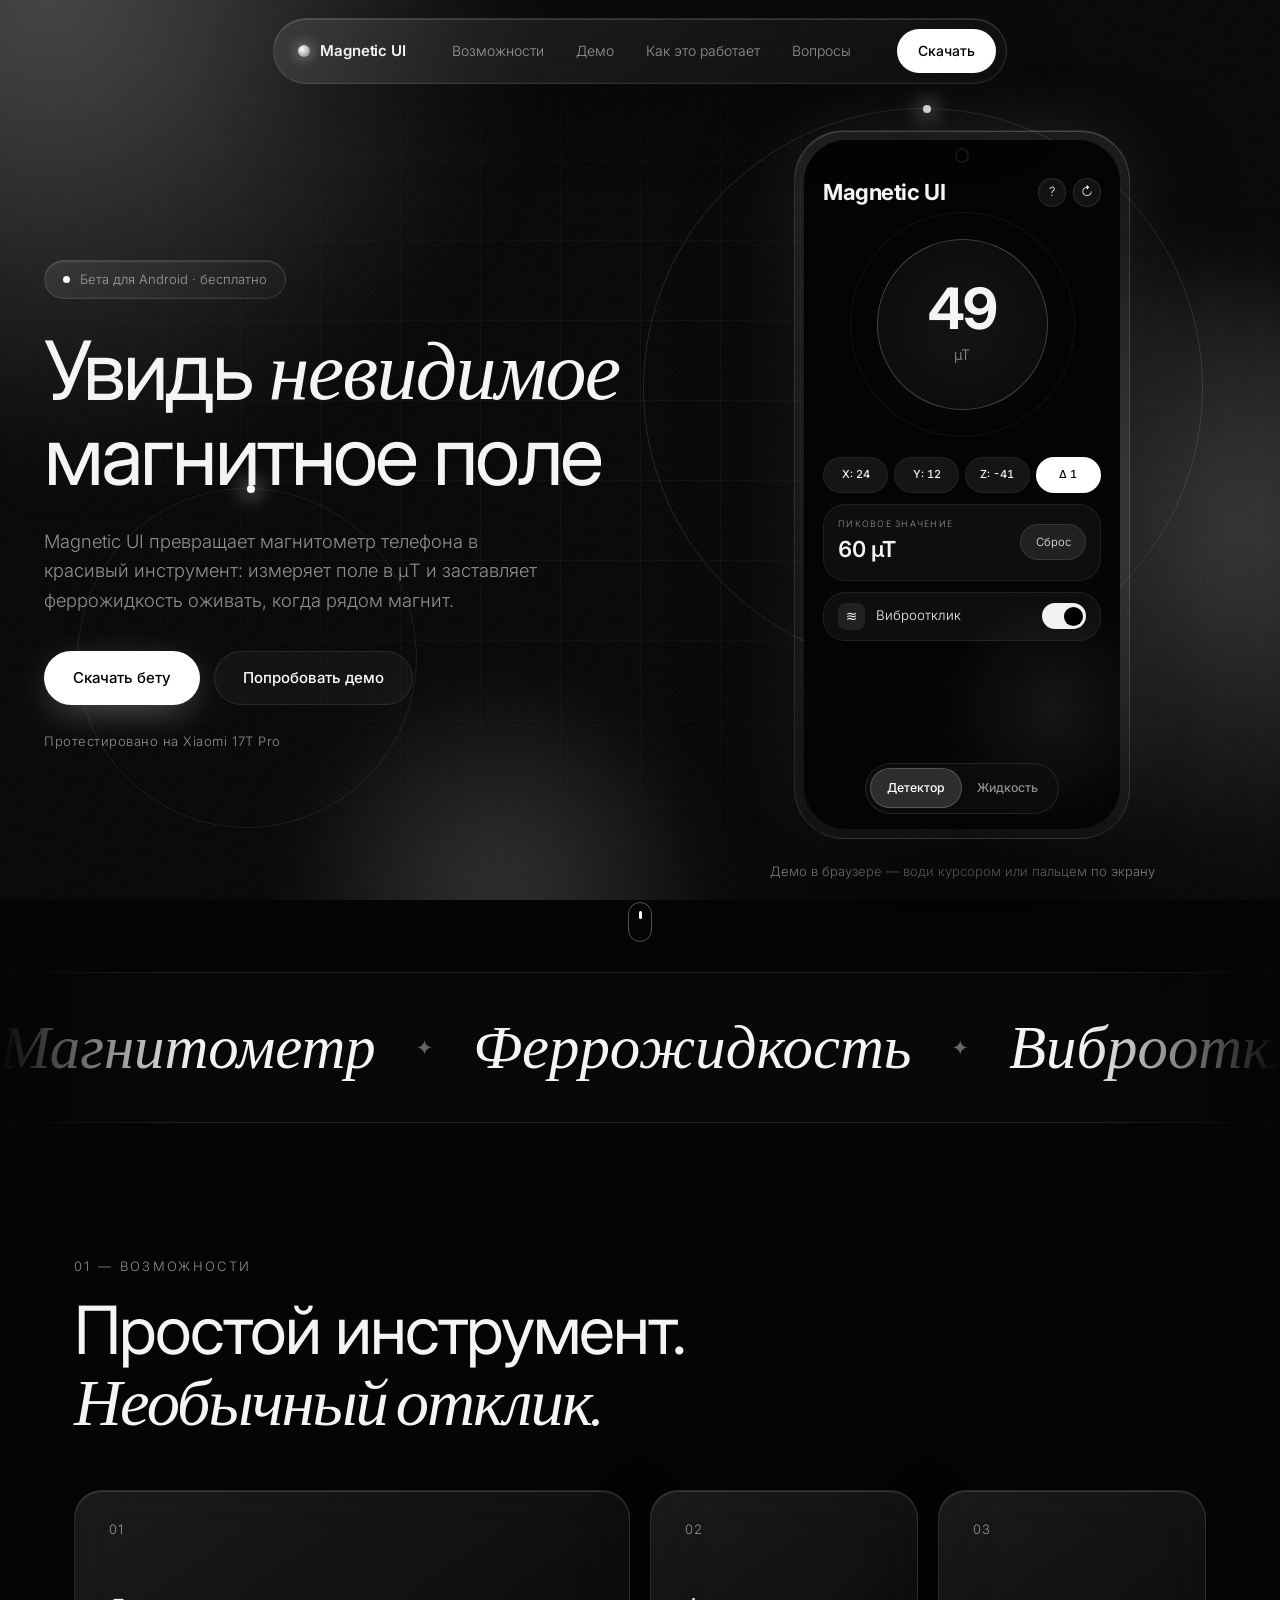
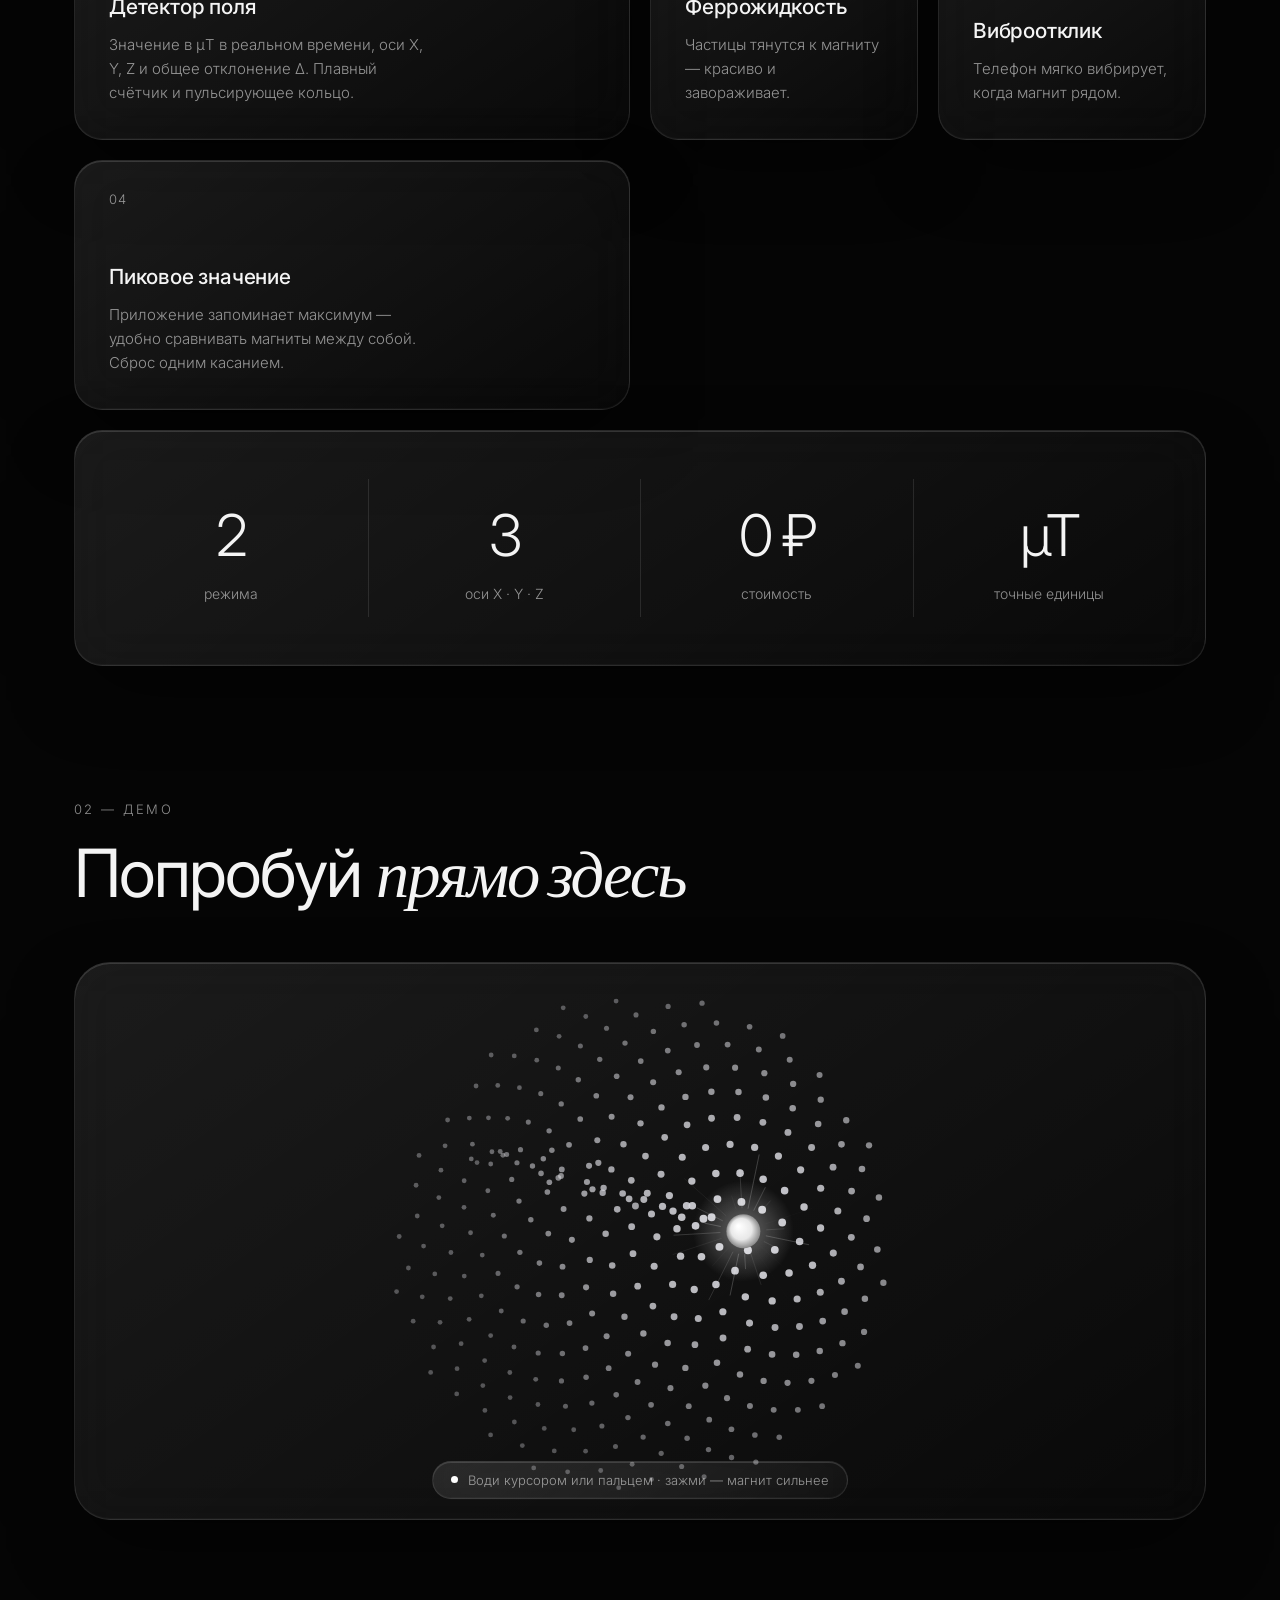
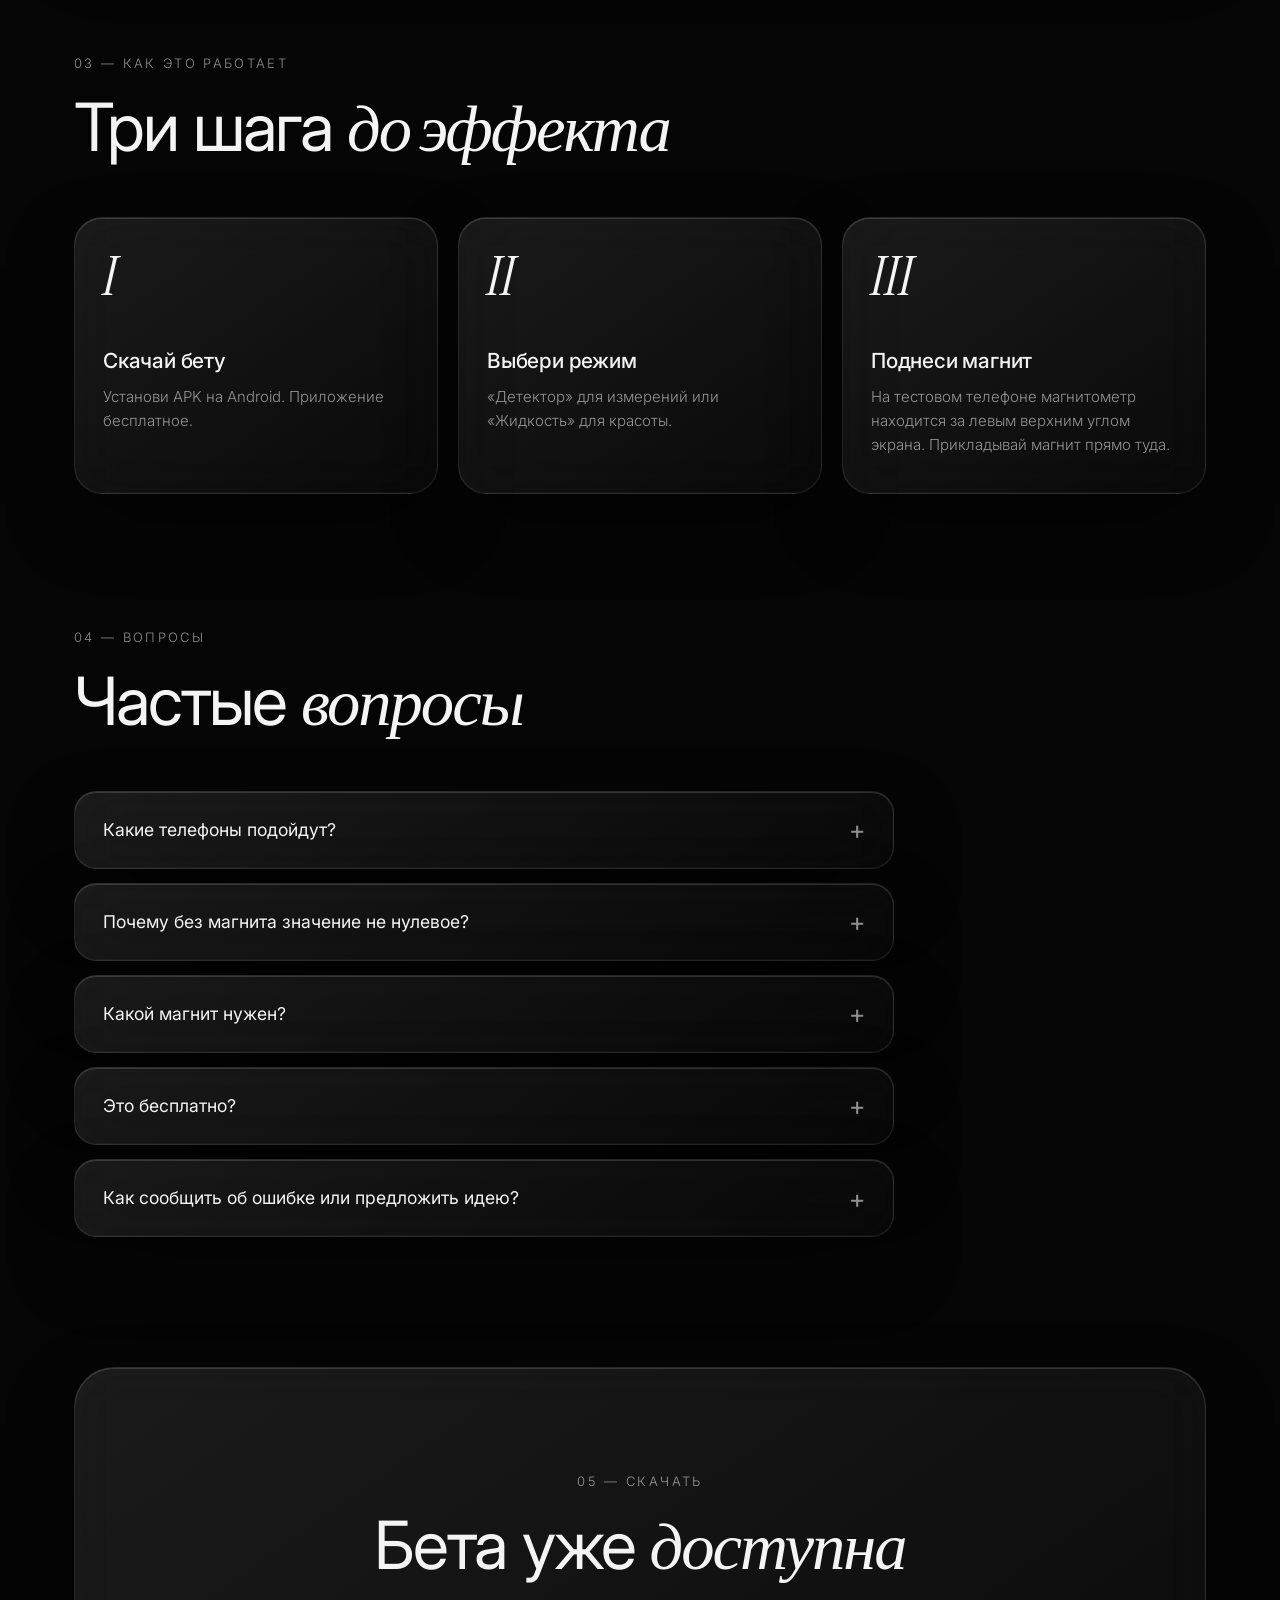
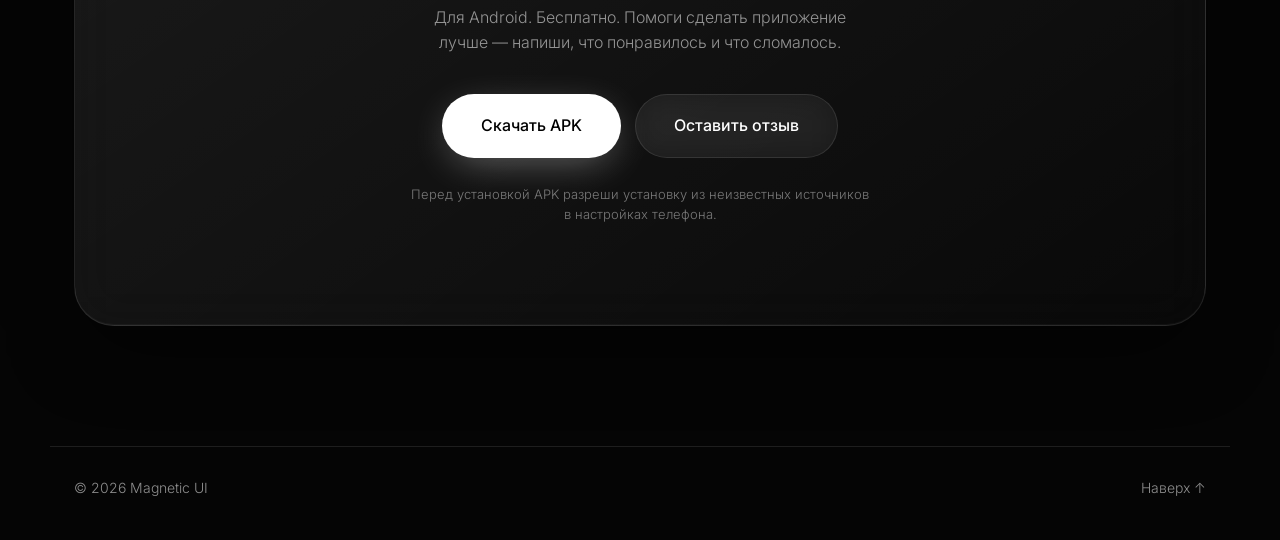
<file: index.html>
<!DOCTYPE html>
<html lang="ru">
<head>
  <meta charset="UTF-8" />
  <meta name="viewport" content="width=device-width, initial-scale=1" />
  <title>Magnetic UI — увидь невидимое поле</title>
  <meta name="description" content="Magnetic UI превращает магнитометр телефона в красивый инструмент: измеряет поле в µТ и оживляет феррожидкость рядом с магнитом. Бесплатная бета для Android." />
  <meta name="theme-color" content="#050505" />
  <meta property="og:title" content="Magnetic UI — увидь невидимое поле" />
  <meta property="og:description" content="Поднеси магнит к телефону и посмотри, как оживает феррожидкость. Бесплатная бета для Android." />
  <meta property="og:type" content="website" />
  <link rel="preconnect" href="https://fonts.googleapis.com" />
  <link rel="preconnect" href="https://fonts.gstatic.com" crossorigin />
  <link href="https://fonts.googleapis.com/css2?family=Inter:wght@300;400;500;600;700&family=Instrument+Serif:ital@0;1&display=swap" rel="stylesheet" />
  <link rel="stylesheet" href="style.css" />
</head>
<body>

  <div class="progress" aria-hidden="true"></div>

  <div class="bg" aria-hidden="true">
    <div class="orb orb-1"></div>
    <div class="orb orb-2"></div>
    <div class="orb orb-3"></div>
    <div class="ring ring-1"></div>
    <div class="ring ring-2"></div>
    <div class="grid"></div>
    <div class="grain"></div>
  </div>

  <!-- Навигация -->
  <header class="nav-wrap">
    <nav class="nav glass" id="nav">
      <a href="#top" class="logo"><i class="logo-dot"></i>Magnetic UI</a>
      <ul class="links">
        <li><a href="#features">Возможности</a></li>
        <li><a href="#demo">Демо</a></li>
        <li><a href="#how">Как это работает</a></li>
        <li><a href="#faq">Вопросы</a></li>
      </ul>
      <a href="download.html" class="btn btn-small magnetic"><span>Скачать</span></a>
    </nav>
  </header>

  <main id="top">

    <!-- HERO -->
    <section class="hero" id="hero">
      <div class="hero-text">
        <div class="pill glass reveal"><i class="dot"></i> Бета для Android · бесплатно</div>

        <h1 class="title" data-split>Увидь <em>невидимое</em> магнитное поле</h1>

        <p class="lead reveal" style="--d:.3s">
          Magnetic UI превращает магнитометр телефона в красивый инструмент:
          измеряет поле в&nbsp;µT и заставляет феррожидкость оживать, когда рядом магнит.
        </p>

        <div class="actions reveal" style="--d:.45s">
          <a href="download.html" class="btn btn-solid magnetic"><span>Скачать бету</span></a>
          <a href="#demo" class="btn btn-ghost magnetic"><span>Попробовать демо</span></a>
        </div>

        <p class="meta-line reveal" style="--d:.6s">Протестировано на Xiaomi 17T Pro</p>
      </div>

      <div class="hero-phone reveal" style="--d:.2s">
        <div class="phone glass" id="phone" data-view="detector">
          <div class="screen" id="screen">
            <div class="cam"></div>

            <!-- Вид: Детектор -->
            <div class="view v-detector">
              <div class="glow" id="glow"></div>
              <div class="d-head">
                <h4>Magnetic UI</h4>
                <div class="round-btns"><i>?</i><i>↻</i></div>
              </div>

              <div class="dial" id="dial">
                <div class="dial-num" id="ut">48</div>
                <div class="dial-unit">µT</div>
              </div>

              <div class="chips">
                <span id="cx">X: 0</span>
                <span id="cy">Y: 0</span>
                <span id="cz">Z: 0</span>
                <span class="on" id="cd">Δ 0</span>
              </div>

              <div class="card-mini">
                <div>
                  <small>Пиковое значение</small>
                  <strong id="peak">48 µT</strong>
                </div>
                <button type="button" class="reset" id="reset">Сброс</button>
              </div>

              <div class="card-mini vib">
                <span class="vib-ico">≋</span>
                <span class="vib-label">Виброотклик</span>
                <span class="toggle on" id="toggle"><i></i></span>
              </div>
            </div>

            <!-- Вид: Феррожидкость -->
            <div class="view v-fluid">
              <h4 class="f-title">Феррожидкость</h4>
              <p class="f-sub">Поднесите магнит к экрану</p>
              <div class="f-box"><canvas id="heroCanvas"></canvas></div>
            </div>

            <!-- Переключатель -->
            <div class="tabs" id="tabs">
              <span class="tab-ind"></span>
              <button type="button" data-view="detector" class="active">Детектор</button>
              <button type="button" data-view="fluid">Жидкость</button>
            </div>
          </div>
        </div>
        <p class="phone-cap">Демо в браузере — води курсором или пальцем по экрану</p>
      </div>

      <div class="scroll-hint" aria-hidden="true"><span></span></div>
    </section>

    <!-- Бегущая строка -->
    <section class="marquee" aria-hidden="true">
      <div class="track">
        <span>Магнитометр</span><i>✦</i><span>Феррожидкость</span><i>✦</i><span>Виброотклик</span><i>✦</i><span>Оси X · Y · Z</span><i>✦</i><span>Пик в µT</span><i>✦</i>
        <span>Магнитометр</span><i>✦</i><span>Феррожидкость</span><i>✦</i><span>Виброотклик</span><i>✦</i><span>Оси X · Y · Z</span><i>✦</i><span>Пик в µT</span><i>✦</i>
      </div>
    </section>

    <!-- Возможности -->
    <section class="section" id="features">
      <header class="section-head reveal">
        <span class="eyebrow">01 — Возможности</span>
        <h2>Простой инструмент.<br /><em>Необычный отклик.</em></h2>
      </header>

      <div class="bento">
        <article class="card glass spot reveal tilt span-2">
          <span class="num">01</span>
          <h3>Детектор поля</h3>
          <p>Значение в µT в реальном времени, оси X, Y, Z и общее отклонение Δ. Плавный счётчик и пульсирующее кольцо.</p>
        </article>

        <article class="card glass spot reveal tilt" style="--d:.08s">
          <span class="num">02</span>
          <h3>Феррожидкость</h3>
          <p>Частицы тянутся к магниту — красиво и завораживает.</p>
        </article>

        <article class="card glass spot reveal tilt" style="--d:.16s">
          <span class="num">03</span>
          <h3>Виброотклик</h3>
          <p>Телефон мягко вибрирует, когда магнит рядом.</p>
        </article>

        <article class="card glass spot reveal tilt span-2" style="--d:.24s">
          <span class="num">04</span>
          <h3>Пиковое значение</h3>
          <p>Приложение запоминает максимум — удобно сравнивать магниты между собой. Сброс одним касанием.</p>
        </article>
      </div>
    </section>

    <!-- Цифры -->
    <section class="section stats-wrap">
      <div class="stats glass spot reveal">
        <div><strong>2</strong><span>режима</span></div>
        <div><strong>3</strong><span>оси X · Y · Z</span></div>
        <div><strong>0&nbsp;₽</strong><span>стоимость</span></div>
        <div><strong>µT</strong><span>точные единицы</span></div>
      </div>
    </section>

    <!-- Демо -->
    <section class="section" id="demo">
      <header class="section-head reveal">
        <span class="eyebrow">02 — Демо</span>
        <h2>Попробуй <em>прямо здесь</em></h2>
      </header>

      <div class="demo glass spot reveal">
        <canvas id="demoCanvas"></canvas>
        <div class="demo-hint pill glass"><i class="dot"></i> Води курсором или пальцем · зажми — магнит сильнее</div>
      </div>
    </section>

    <!-- Как это работает -->
    <section class="section" id="how">
      <header class="section-head reveal">
        <span class="eyebrow">03 — Как это работает</span>
        <h2>Три шага <em>до эффекта</em></h2>
      </header>

      <div class="steps">
        <div class="step glass spot reveal"><b>I</b><h3>Скачай бету</h3><p>Установи APK на Android. Приложение бесплатное.</p></div>
        <div class="step glass spot reveal" style="--d:.08s"><b>II</b><h3>Выбери режим</h3><p>«Детектор» для измерений или «Жидкость» для красоты.</p></div>
        <div class="step glass spot reveal" style="--d:.16s"><b>III</b><h3>Поднеси магнит</h3><p>На тестовом телефоне магнитометр находится за левым верхним углом экрана. Прикладывай магнит прямо туда.</p></div>
      </div>
    </section>

    <!-- FAQ -->
    <section class="section" id="faq">
      <header class="section-head reveal">
        <span class="eyebrow">04 — Вопросы</span>
        <h2>Частые <em>вопросы</em></h2>
      </header>

      <div class="faq">
        <details class="glass reveal">
          <summary>Какие телефоны подойдут?</summary>
          <p>Любой Android-смартфон со встроенным магнитометром — он есть почти во всех современных моделях. Приложение тестировалось на Xiaomi 17T Pro. Положение датчика на других моделях может отличаться.</p>
        </details>
        <details class="glass reveal" style="--d:.06s">
          <summary>Почему без магнита значение не нулевое?</summary>
          <p>Датчик всегда измеряет магнитное поле Земли — обычно около 25–65 µT. Это нормально и означает, что всё работает.</p>
        </details>
        <details class="glass reveal" style="--d:.12s">
          <summary>Какой магнит нужен?</summary>
          <p>Подойдёт любой: от холодильника, неодимовый, из колонки. Чем он сильнее, тем ярче отклик. Сильные магниты держите подальше от банковских карт, часов и медицинских имплантов.</p>
        </details>
        <details class="glass reveal" style="--d:.18s">
          <summary>Это бесплатно?</summary>
          <p>Да, бета-версия полностью бесплатна.</p>
        </details>
        <details class="glass reveal" style="--d:.24s">
          <summary>Как сообщить об ошибке или предложить идею?</summary>
          <p>Напиши на <a href="mailto:ila491501@gmail.com">ila491501@gmail.com</a> — отвечу и учту в следующих версиях.</p>
        </details>
      </div>
    </section>

    <!-- Скачать -->
    <section class="section" id="download">
      <div class="cta glass spot reveal">
        <span class="eyebrow">05 — Скачать</span>
        <h2>Бета уже <em>доступна</em></h2>
        <p>Для Android. Бесплатно. Помоги сделать приложение лучше — напиши, что понравилось и что сломалось.</p>

        <div class="actions">
          <a href="download.html" class="btn btn-solid btn-big magnetic" id="apk"><span>Скачать APK</span></a>
          <a href="mailto:ila491501@gmail.com?subject=Magnetic%20UI%20—%20отзыв" class="btn btn-ghost btn-big magnetic"><span>Оставить отзыв</span></a>
        </div>

        <p class="note">Перед установкой APK разреши установку из неизвестных источников в настройках телефона.</p>
      </div>
    </section>
  </main>

  <footer class="footer">
    <span>© <span id="year">2026</span> Magnetic UI</span>
    <a href="#top" class="to-top">Наверх ↑</a>
  </footer>

  <script src="script.js"></script>
</body>
</html>
</file>
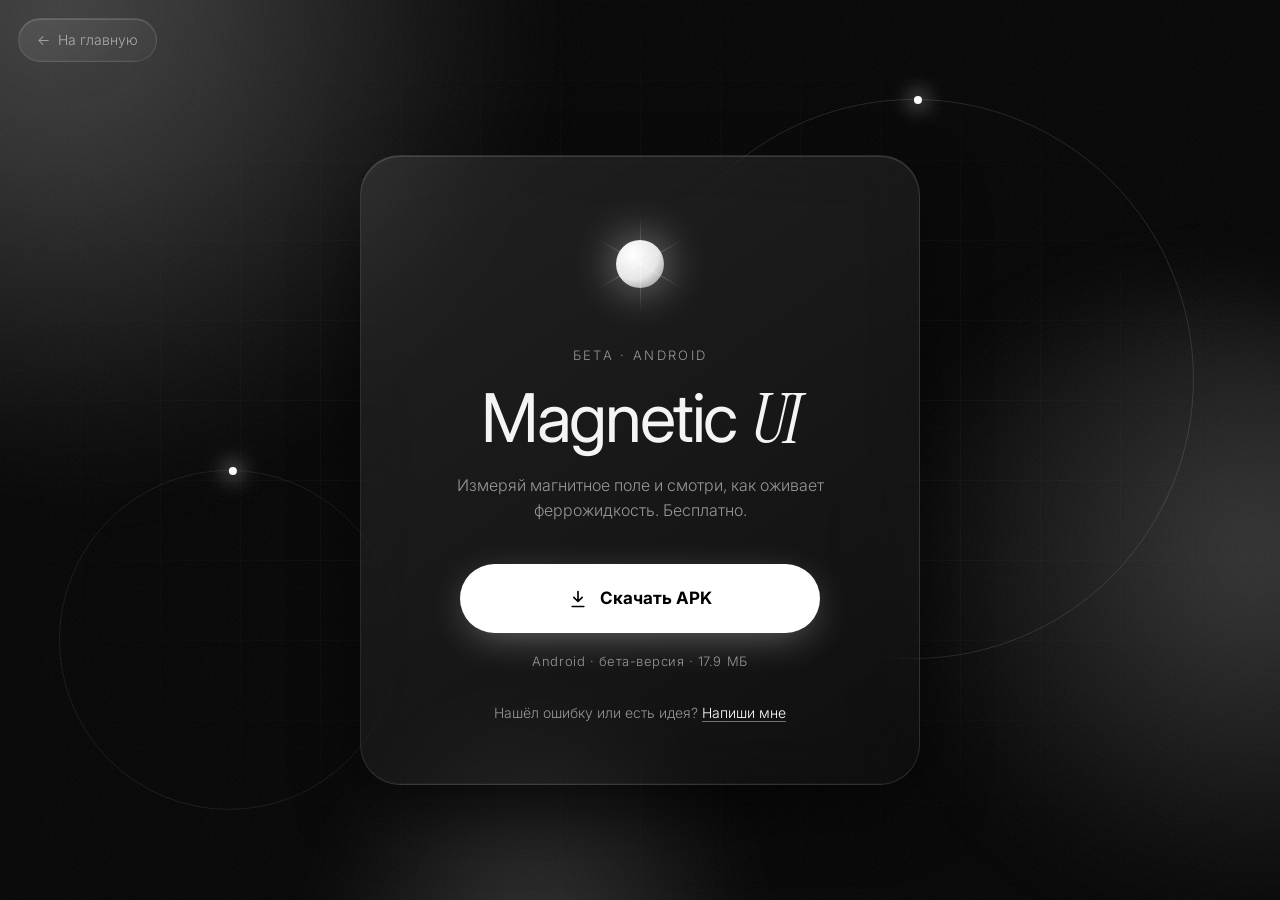
<file: download.html>
<!DOCTYPE html>
<html lang="ru">
<head>
  <meta charset="UTF-8" />
  <meta name="viewport" content="width=device-width, initial-scale=1" />
  <title>Скачать Magnetic UI</title>
  <meta name="description" content="Скачай бету Magnetic UI для Android — файл сразу окажется в загрузках." />
  <meta name="theme-color" content="#050505" />
  <link rel="preconnect" href="https://fonts.googleapis.com" />
  <link rel="preconnect" href="https://fonts.gstatic.com" crossorigin />
  <link href="https://fonts.googleapis.com/css2?family=Inter:wght@300;400;500;600;700&family=Instrument+Serif:ital@0;1&display=swap" rel="stylesheet" />
  <link rel="stylesheet" href="style.css" />
  <link rel="stylesheet" href="download.css" />
</head>
<body>

  <div class="bg" aria-hidden="true">
    <div class="orb orb-1"></div>
    <div class="orb orb-2"></div>
    <div class="orb orb-3"></div>
    <div class="ring ring-1"></div>
    <div class="ring ring-2"></div>
    <div class="grid"></div>
    <div class="grain"></div>
  </div>

  <a href="index.html" class="back glass"><span>←</span> На главную</a>

  <main class="dl-page">
    <section class="dl-card glass spot reveal" id="card">

      <div class="dl-icon" aria-hidden="true">
        <i class="dl-orb"></i>
        <i class="dl-ray r1"></i><i class="dl-ray r2"></i><i class="dl-ray r3"></i>
      </div>

      <span class="eyebrow">Бета · Android</span>
      <h1>Magnetic <em>UI</em></h1>
      <p class="sub">Измеряй магнитное поле и смотри, как оживает феррожидкость. Бесплатно.</p>

      <!--
        ВАЖНО: положи APK в эту же папку и назови его Magnetic-UI.apk
        (или поменяй имя в href ниже). Атрибут download заставляет браузер
        сразу скачать файл в «Загрузки».
      -->
      <a href="Magnetic-UI.apk" download="Magnetic-UI-beta.apk" class="btn btn-solid btn-big dl-btn magnetic" id="dl">
        <span class="lbl">
          <svg class="ico-dl" viewBox="0 0 24 24" width="20" height="20" fill="none" stroke="currentColor" stroke-width="2" stroke-linecap="round" stroke-linejoin="round" aria-hidden="true"><path d="M12 3v12m0 0l-5-5m5 5l5-5M5 21h14"/></svg>
          <svg class="ico-ok" viewBox="0 0 24 24" width="20" height="20" fill="none" stroke="currentColor" stroke-width="2.4" stroke-linecap="round" stroke-linejoin="round" aria-hidden="true"><path d="M5 12.5l4.5 4.5L19 7.5"/></svg>
          <b id="dlText">Скачать APK</b>
        </span>
        <i class="dl-bar" aria-hidden="true"></i>
      </a>

      <p class="file-info" id="info">Android · бета-версия</p>
      <p class="warn" id="warn" hidden>Файл пока не загружен на сайт. Напиши на <a href="mailto:ila491501@gmail.com">ila491501@gmail.com</a>.</p>

      <div class="after" id="after">
        <h3>Файл уже в загрузках</h3>
        <ol>
          <li>Открой файл из уведомления или папки «Загрузки».</li>
          <li>Если телефон попросит — разреши установку из неизвестных источников.</li>
          <li>Запусти Magnetic UI и поднеси магнит к левому верхнему углу.</li>
        </ol>
      </div>

      <p class="feedback">Нашёл ошибку или есть идея? <a href="mailto:ila491501@gmail.com?subject=Magnetic%20UI%20—%20отзыв">Напиши мне</a></p>
    </section>
  </main>

  <script src="download.js"></script>
</body>
</html>
</file>
<file: style.css>
/* ============ Переменные ============ */
:root {
  --bg: #050505;
  --fg: #f4f4f4;
  --muted: rgba(255, 255, 255, 0.55);
  --stroke: rgba(255, 255, 255, 0.1);
  --ease: cubic-bezier(0.22, 1, 0.36, 1);
  --radius: 28px;
  --serif: "Instrument Serif", Georgia, serif;
  --sans: "Inter", system-ui, -apple-system, "Segoe UI", sans-serif;
}

*, *::before, *::after { box-sizing: border-box; margin: 0; padding: 0; }
html { scroll-behavior: smooth; -webkit-text-size-adjust: 100%; }
body {
  font-family: var(--sans); background: var(--bg); color: var(--fg);
  line-height: 1.6; font-weight: 300; overflow-x: hidden; -webkit-font-smoothing: antialiased;
}
a { color: inherit; text-decoration: none; }
ul { list-style: none; }
button { font: inherit; color: inherit; background: none; border: 0; cursor: pointer; }
em { font-family: var(--serif); font-style: italic; font-weight: 400; }
::selection { background: #fff; color: #000; }

.progress { position: fixed; top: 0; left: 0; height: 2px; width: 100%; background: #fff; transform-origin: 0 50%; transform: scaleX(0); z-index: 100; opacity: .8; }

/* ============ Фон ============ */
.bg { position: fixed; inset: 0; z-index: -1; overflow: hidden; pointer-events: none; }
.orb { position: absolute; border-radius: 50%; will-change: transform; }
.orb-1 { width: 62vmax; height: 62vmax; left: -18vmax; top: -22vmax; background: radial-gradient(circle at 35% 35%, rgba(255,255,255,.26), rgba(255,255,255,.04) 55%, transparent 70%); filter: blur(30px); animation: float1 22s ease-in-out infinite alternate; }
.orb-2 { width: 50vmax; height: 50vmax; right: -16vmax; top: 30vh; background: radial-gradient(circle at 60% 40%, rgba(255,255,255,.2), rgba(160,160,160,.05) 55%, transparent 70%); filter: blur(40px); animation: float2 28s ease-in-out infinite alternate; }
.orb-3 { width: 38vmax; height: 38vmax; left: 20vw; bottom: -18vmax; background: radial-gradient(circle, rgba(255,255,255,.17), transparent 65%); filter: blur(36px); animation: float3 24s ease-in-out infinite alternate; }
.ring { position: absolute; border-radius: 50%; border: 1px solid rgba(255,255,255,.12); }
.ring-1 { width: 560px; height: 560px; right: 6vw; top: 12vh; animation: spin 60s linear infinite; }
.ring-2 { width: 340px; height: 340px; left: 6vw; bottom: 8vh; animation: spin 80s linear infinite reverse; border-color: rgba(255,255,255,.08); }
.ring::after { content: ""; position: absolute; top: -4px; left: 50%; width: 8px; height: 8px; border-radius: 50%; background: #fff; box-shadow: 0 0 20px 4px rgba(255,255,255,.5); }
.grid {
  position: absolute; inset: 0;
  background-image: linear-gradient(rgba(255,255,255,.035) 1px, transparent 1px), linear-gradient(90deg, rgba(255,255,255,.035) 1px, transparent 1px);
  background-size: 80px 80px;
  -webkit-mask-image: radial-gradient(ellipse at center, #000 20%, transparent 75%);
  mask-image: radial-gradient(ellipse at center, #000 20%, transparent 75%);
}
.grain {
  position: absolute; inset: -50%; opacity: .07;
  background-image: url("data:image/svg+xml;utf8,<svg xmlns='http://www.w3.org/2000/svg' width='160' height='160'><filter id='n'><feTurbulence type='fractalNoise' baseFrequency='.9' numOctaves='2' stitchTiles='stitch'/></filter><rect width='100%' height='100%' filter='url(%23n)'/></svg>");
  animation: grain 1.2s steps(6) infinite;
}
@keyframes float1 { to { transform: translate3d(8vmax, 10vmax, 0) scale(1.1); } }
@keyframes float2 { to { transform: translate3d(-10vmax, -8vmax, 0) scale(1.15); } }
@keyframes float3 { to { transform: translate3d(12vmax, -6vmax, 0) scale(.9); } }
@keyframes spin { to { transform: rotate(360deg); } }
@keyframes grain { 0%{transform:translate(0,0)} 20%{transform:translate(-4%,3%)} 40%{transform:translate(3%,-4%)} 60%{transform:translate(-3%,-2%)} 80%{transform:translate(4%,4%)} 100%{transform:translate(0,0)} }

/* ============ Стекло ============ */
.glass {
  position: relative;
  background: linear-gradient(145deg, rgba(255,255,255,.09), rgba(255,255,255,.02));
  -webkit-backdrop-filter: blur(26px) saturate(150%);
  backdrop-filter: blur(26px) saturate(150%);
  border: 1px solid var(--stroke);
  box-shadow: inset 0 1px 0 rgba(255,255,255,.14), inset 0 -1px 0 rgba(255,255,255,.03), 0 30px 80px -20px rgba(0,0,0,.7);
}
.spot { overflow: hidden; isolation: isolate; }
.spot::before {
  content: ""; position: absolute; inset: 0; z-index: -1;
  background: radial-gradient(420px circle at var(--mx, 50%) var(--my, 50%), rgba(255,255,255,.14), transparent 45%);
  opacity: 0; transition: opacity .5s var(--ease);
}
.spot:hover::before { opacity: 1; }

/* ============ Навигация ============ */
.nav-wrap { position: fixed; top: 18px; left: 0; right: 0; z-index: 50; display: flex; justify-content: center; padding: 0 16px; }
.nav { display: flex; align-items: center; gap: 32px; padding: 10px 10px 10px 24px; border-radius: 999px; animation: dropIn 1s var(--ease) both .2s; transition: background .5s; }
.nav.scrolled { background: linear-gradient(145deg, rgba(255,255,255,.12), rgba(255,255,255,.04)); }
.logo { display: flex; align-items: center; gap: 10px; font-weight: 600; font-size: 15px; letter-spacing: -.01em; white-space: nowrap; }
.logo-dot { width: 12px; height: 12px; border-radius: 50%; background: radial-gradient(circle at 35% 35%, #fff, #777); box-shadow: 0 0 14px rgba(255,255,255,.6); }
.links { display: flex; gap: 4px; }
.links a { display: block; padding: 8px 14px; border-radius: 999px; font-size: 14px; color: var(--muted); transition: color .3s, background .3s; }
.links a:hover { color: #fff; background: rgba(255,255,255,.08); }
@keyframes dropIn { from { opacity: 0; transform: translateY(-30px); } }

/* ============ Кнопки ============ */
.btn {
  position: relative; display: inline-flex; align-items: center; justify-content: center;
  padding: 14px 28px; border-radius: 999px; font-size: 15px; font-weight: 500;
  border: 1px solid transparent; overflow: hidden;
  transition: transform .5s var(--ease), background .4s, border-color .4s, box-shadow .4s; will-change: transform;
}
.btn span { position: relative; display: block; transition: transform .5s var(--ease); }
.btn-small { padding: 10px 20px; font-size: 14px; background: #fff; color: #000; }
.btn-small:hover { background: #e6e6e6; }
.btn-solid { background: #fff; color: #000; box-shadow: 0 10px 40px -10px rgba(255,255,255,.4); }
.btn-solid:hover { box-shadow: 0 14px 50px -8px rgba(255,255,255,.6); }
.btn-ghost { color: #fff; border-color: var(--stroke); background: rgba(255,255,255,.04); -webkit-backdrop-filter: blur(16px); backdrop-filter: blur(16px); }
.btn-ghost:hover { background: rgba(255,255,255,.12); border-color: rgba(255,255,255,.3); }
.btn-big { padding: 18px 38px; font-size: 16px; }

/* ============ Hero ============ */
.hero {
  position: relative; min-height: 100svh; max-width: 1240px; margin: 0 auto;
  display: grid; grid-template-columns: 1.05fr .95fr; align-items: center; gap: 40px;
  padding: 130px 24px 90px;
}
.pill { display: inline-flex; align-items: center; gap: 10px; padding: 8px 18px; border-radius: 999px; font-size: 13px; color: var(--muted); margin-bottom: 30px; }
.dot { width: 7px; height: 7px; border-radius: 50%; background: #fff; box-shadow: 0 0 0 0 rgba(255,255,255,.6); animation: pulse 2s infinite; flex: none; }
@keyframes pulse { 70% { box-shadow: 0 0 0 10px rgba(255,255,255,0); } 100% { box-shadow: 0 0 0 0 rgba(255,255,255,0); } }

.title { font-size: clamp(2.7rem, 6.4vw, 5.8rem); line-height: 1.03; font-weight: 400; letter-spacing: -.035em; }
.title em { letter-spacing: -.02em; }
.word { display: inline-block; overflow: hidden; vertical-align: top; padding-bottom: .12em; margin-bottom: -.12em; }
.word > span { display: inline-block; transform: translateY(110%); opacity: 0; transition: transform 1.2s var(--ease), opacity 1.2s var(--ease); transition-delay: calc(var(--i) * 70ms + 200ms); }
.is-in .word > span { transform: none; opacity: 1; }

.lead { max-width: 520px; margin-top: 28px; font-size: clamp(1rem, 1.5vw, 1.15rem); color: var(--muted); }
.actions { display: flex; gap: 14px; margin-top: 36px; flex-wrap: wrap; }
.meta-line { margin-top: 26px; font-size: 13px; color: var(--muted); letter-spacing: .04em; }

.scroll-hint { position: absolute; bottom: 30px; left: 50%; translate: -50% 0; width: 24px; height: 40px; border: 1px solid rgba(255,255,255,.3); border-radius: 14px; }
.scroll-hint span { position: absolute; top: 8px; left: 50%; width: 3px; height: 8px; margin-left: -1.5px; border-radius: 2px; background: #fff; animation: wheel 1.8s var(--ease) infinite; }
@keyframes wheel { 0% { opacity: 0; transform: translateY(0); } 30% { opacity: 1; } 100% { opacity: 0; transform: translateY(14px); } }

/* ============ Телефон ============ */
.hero-phone { display: flex; flex-direction: column; align-items: center; gap: 22px; }
.phone {
  width: clamp(270px, 28vw, 336px); aspect-ratio: 9 / 19; padding: 9px; border-radius: 50px;
  animation: bob 8s ease-in-out infinite alternate;
  box-shadow: inset 0 1px 0 rgba(255,255,255,.2), 0 50px 120px -20px rgba(0,0,0,.9), 0 0 90px -30px rgba(255,255,255,.25);
}
@keyframes bob { to { translate: 0 -14px; } }
.screen {
  position: relative; width: 100%; height: 100%; border-radius: 42px; overflow: hidden;
  background: #040405; container-type: inline-size; touch-action: pan-y; cursor: crosshair; user-select: none; -webkit-user-select: none;
}
.cam { position: absolute; top: 3.2cqw; left: 50%; width: 3.4cqw; height: 3.4cqw; margin-left: -1.7cqw; border-radius: 50%; background: #000; box-shadow: 0 0 0 .6cqw rgba(255,255,255,.08); z-index: 5; }

.view { position: absolute; inset: 0; padding: 11cqw 6cqw 24cqw; display: flex; flex-direction: column; transition: opacity .6s var(--ease), transform .7s var(--ease), filter .6s var(--ease); }
[data-view="detector"] .v-fluid, [data-view="fluid"] .v-detector { opacity: 0; transform: scale(.96) translateY(2cqw); filter: blur(8px); pointer-events: none; }

/* Детектор */
.glow { position: absolute; width: 90cqw; height: 90cqw; margin: -45cqw 0 0 -45cqw; border-radius: 50%; background: radial-gradient(circle, rgba(255,255,255,.34), transparent 62%); pointer-events: none; opacity: .3; will-change: transform, opacity; left: 0; top: 0; }
.d-head { display: flex; justify-content: space-between; align-items: center; position: relative; }
.d-head h4 { font-size: 7cqw; font-weight: 700; letter-spacing: -.02em; }
.round-btns { display: flex; gap: 2cqw; }
.round-btns i { width: 9cqw; height: 9cqw; border-radius: 50%; display: grid; place-items: center; font-style: normal; font-size: 4cqw; background: rgba(255,255,255,.06); border: 1px solid rgba(255,255,255,.1); }

.dial { position: relative; width: 54cqw; aspect-ratio: 1; margin: 9cqw auto 0; border-radius: 50%; background: #0c0c0f; border: 1px solid rgba(255,255,255,.22); display: flex; flex-direction: column; align-items: center; justify-content: center; transition: transform .25s linear, border-color .25s linear; }
.dial::before { content: ""; position: absolute; inset: -9cqw; border-radius: 50%; border: 1px solid rgba(255,255,255,.06); background: radial-gradient(circle, rgba(255,255,255,.04), transparent 70%); }
.dial-num { position: relative; font-size: 18cqw; font-weight: 700; line-height: 1; letter-spacing: -.04em; font-variant-numeric: tabular-nums; }
.dial-unit { position: relative; font-size: 4.6cqw; color: var(--muted); margin-top: 2cqw; }

.chips { display: grid; grid-template-columns: repeat(4, 1fr); gap: 1.8cqw; margin-top: 15cqw; position: relative; }
.chips span { text-align: center; padding: 2.6cqw 0; border-radius: 99px; font-size: 3.5cqw; font-weight: 500; background: rgba(255,255,255,.07); border: 1px solid rgba(255,255,255,.06); font-variant-numeric: tabular-nums; white-space: nowrap; }
.chips .on { background: #fff; color: #000; }

.card-mini { position: relative; margin-top: 3.5cqw; padding: 4cqw 4.5cqw; border-radius: 7cqw; background: rgba(255,255,255,.045); border: 1px solid rgba(255,255,255,.08); display: flex; justify-content: space-between; align-items: center; }
.card-mini small { display: block; font-size: 2.8cqw; letter-spacing: .14em; text-transform: uppercase; color: var(--muted); }
.card-mini strong { font-size: 7cqw; font-weight: 600; letter-spacing: -.02em; font-variant-numeric: tabular-nums; }
.reset { padding: 2.6cqw 4.5cqw; border-radius: 99px; font-size: 3.6cqw; background: rgba(255,255,255,.08); border: 1px solid rgba(255,255,255,.1); transition: background .3s; }
.reset:hover { background: rgba(255,255,255,.16); }
.vib { justify-content: flex-start; gap: 3.5cqw; padding: 3.2cqw 4.5cqw; }
.vib-ico { width: 8.5cqw; height: 8.5cqw; border-radius: 2.4cqw; display: grid; place-items: center; font-size: 4.4cqw; background: rgba(255,255,255,.08); }
.vib-label { font-size: 4.2cqw; flex: 1; }
.toggle { width: 14cqw; height: 8cqw; border-radius: 99px; background: rgba(255,255,255,.14); position: relative; transition: background .4s var(--ease); cursor: pointer; }
.toggle i { position: absolute; top: 1cqw; left: 1cqw; width: 6cqw; height: 6cqw; border-radius: 50%; background: #000; transition: transform .45s var(--ease); }
.toggle.on { background: #f2f2f2; }
.toggle.on i { transform: translateX(6cqw); }

/* Жидкость */
.f-title { text-align: center; font-size: 8.6cqw; font-weight: 700; letter-spacing: -.02em; margin-top: 12cqw; }
.f-sub { text-align: center; font-size: 3.8cqw; letter-spacing: .08em; color: var(--muted); margin-top: 2cqw; }
.f-box { position: relative; flex: 1; margin-top: 7cqw; border-radius: 9cqw; border: 1px solid rgba(255,255,255,.1); background: #08080a; overflow: hidden; }
.f-box canvas { position: absolute; inset: 0; width: 100%; height: 100%; display: block; }

/* Вкладки */
.tabs { position: absolute; left: 50%; bottom: 5cqw; transform: translateX(-50%); z-index: 6; display: flex; padding: 1.4cqw; border-radius: 99px; background: rgba(14,14,17,.8); border: 1px solid rgba(255,255,255,.1); -webkit-backdrop-filter: blur(14px); backdrop-filter: blur(14px); }
.tabs button { position: relative; z-index: 1; width: 29cqw; padding: 3.2cqw 0; font-size: 3.9cqw; font-weight: 500; color: var(--muted); transition: color .4s; }
.tabs button.active { color: #fff; }
.tab-ind { position: absolute; top: 1.4cqw; bottom: 1.4cqw; left: 1.4cqw; width: 29cqw; border-radius: 99px; background: rgba(255,255,255,.14); border: 1px solid rgba(255,255,255,.18); transition: transform .6s var(--ease); }
[data-view="fluid"] .tab-ind { transform: translateX(100%); }

.phone-cap { font-size: 13px; color: var(--muted); text-align: center; }

/* ============ Бегущая строка ============ */
.marquee { overflow: hidden; padding: 26px 0; border-block: 1px solid var(--stroke); background: rgba(255,255,255,.015); -webkit-mask-image: linear-gradient(90deg, transparent, #000 15%, #000 85%, transparent); mask-image: linear-gradient(90deg, transparent, #000 15%, #000 85%, transparent); }
.track { display: flex; width: max-content; gap: 40px; align-items: center; animation: scroll 42s linear infinite; }
.track span { font-family: var(--serif); font-size: clamp(2rem, 5vw, 3.8rem); font-style: italic; white-space: nowrap; }
.track i { font-style: normal; opacity: .4; font-size: 1.3rem; }
@keyframes scroll { to { transform: translateX(-50%); } }

/* ============ Секции ============ */
.section { max-width: 1180px; margin: 0 auto; padding: 130px 24px 0; }
.section-head { margin-bottom: 52px; }
.eyebrow { display: inline-block; font-size: 13px; letter-spacing: .18em; text-transform: uppercase; color: var(--muted); margin-bottom: 18px; }
h2 { font-size: clamp(2.2rem, 5.2vw, 4.2rem); line-height: 1.06; letter-spacing: -.03em; font-weight: 400; }
h3 { font-size: 1.3rem; font-weight: 500; letter-spacing: -.01em; }

/* Bento */
.bento { display: grid; grid-template-columns: repeat(4, 1fr); gap: 20px; }
.card { padding: 34px; border-radius: var(--radius); min-height: 250px; display: flex; flex-direction: column; justify-content: flex-end; }
.span-2 { grid-column: span 2; }
.card .num { position: absolute; top: 28px; left: 34px; font-size: 13px; color: var(--muted); letter-spacing: .1em; }
.card h3 { margin-bottom: 10px; }
.card p { color: var(--muted); font-size: 15px; max-width: 36ch; }

/* Цифры */
.stats-wrap { padding-top: 20px; }
.stats { display: grid; grid-template-columns: repeat(4, 1fr); border-radius: var(--radius); padding: 48px 20px; }
.stats > div { text-align: center; padding: 10px; }
.stats > div + div { border-left: 1px solid var(--stroke); }
.stats strong { display: block; font-size: clamp(2.2rem, 5vw, 3.6rem); font-weight: 300; letter-spacing: -.04em; }
.stats span { color: var(--muted); font-size: 14px; }

/* Демо */
.demo { height: clamp(380px, 62vh, 560px); border-radius: 36px; cursor: crosshair; touch-action: pan-y; user-select: none; -webkit-user-select: none; }
.demo canvas { position: absolute; inset: 0; width: 100%; height: 100%; display: block; }
.demo-hint { position: absolute; left: 50%; bottom: 20px; transform: translateX(-50%); margin: 0; white-space: nowrap; z-index: 2; pointer-events: none; }

/* Шаги */
.steps { display: grid; grid-template-columns: repeat(3, 1fr); gap: 20px; }
.step { padding: 32px 28px 36px; border-radius: var(--radius); }
.step b { display: block; font-family: var(--serif); font-style: italic; font-weight: 400; font-size: 3.4rem; line-height: 1; margin-bottom: 40px; }
.step h3 { margin-bottom: 8px; }
.step p { color: var(--muted); font-size: 15px; }

/* FAQ */
.faq { display: grid; gap: 14px; max-width: 820px; }
.faq details { border-radius: 22px; padding: 0 28px; transition: background .4s; }
.faq summary { list-style: none; cursor: pointer; padding: 24px 0; font-size: 1.1rem; font-weight: 400; display: flex; justify-content: space-between; align-items: center; gap: 20px; }
.faq summary::-webkit-details-marker { display: none; }
.faq summary::after { content: "+"; font-size: 1.6rem; line-height: 1; color: var(--muted); transition: transform .5s var(--ease); flex: none; }
.faq details[open] summary::after { transform: rotate(45deg); color: #fff; }
.faq details p { padding: 0 0 26px; color: var(--muted); font-size: 15px; animation: fadeDown .6s var(--ease); }
.faq details a { color: #fff; border-bottom: 1px solid rgba(255,255,255,.4); }
@keyframes fadeDown { from { opacity: 0; transform: translateY(-8px); } }

/* CTA */
.cta { text-align: center; padding: clamp(50px, 9vw, 100px) 24px; border-radius: 40px; }
.cta p { color: var(--muted); max-width: 460px; margin: 22px auto 0; }
.cta .actions { justify-content: center; margin-top: 38px; }
.cta .note { font-size: 13px; margin-top: 26px; opacity: .8; }

/* Футер */
.footer { max-width: 1180px; margin: 120px auto 0; padding: 30px 24px 40px; display: flex; justify-content: space-between; gap: 16px; flex-wrap: wrap; border-top: 1px solid var(--stroke); color: var(--muted); font-size: 14px; }
.to-top { transition: color .3s, transform .4s var(--ease); }
.to-top:hover { color: #fff; transform: translateY(-3px); }

/* Появление */
.reveal { opacity: 0; transform: translateY(46px) scale(.98); filter: blur(12px); transition: opacity 1.1s var(--ease), transform 1.1s var(--ease), filter 1.1s var(--ease); transition-delay: var(--d, 0s); }
.reveal.is-in { opacity: 1; transform: none; filter: blur(0); }
.tilt { transition: transform .6s var(--ease), opacity 1.1s var(--ease), filter 1.1s var(--ease); }
.tilt.is-in.tilting { transition: transform .12s linear, opacity 1.1s var(--ease), filter 1.1s var(--ease); }

/* ============ Адаптив ============ */
@media (max-width: 960px) {
  .hero { grid-template-columns: 1fr; text-align: center; padding-top: 120px; }
  .hero-text { display: flex; flex-direction: column; align-items: center; }
  .lead { margin-inline: auto; }
  .actions { justify-content: center; }
  .phone { width: min(300px, 74vw); }
  .scroll-hint { display: none; }
  .bento { grid-template-columns: repeat(2, 1fr); }
  .steps { grid-template-columns: 1fr; }
}
@media (max-width: 720px) {
  .links { display: none; }
  .nav { gap: 20px; }
  .section { padding-top: 90px; }
  .bento { grid-template-columns: 1fr; }
  .span-2 { grid-column: auto; }
  .card { min-height: 210px; }
  .stats { grid-template-columns: repeat(2, 1fr); gap: 10px 0; }
  .stats > div:nth-child(3) { border-left: 0; }
  .demo-hint { font-size: 12px; white-space: normal; text-align: center; width: calc(100% - 32px); justify-content: center; }
  .grid { background-size: 56px 56px; }
  .ring-1 { width: 320px; height: 320px; }
}
@supports not ((backdrop-filter: blur(1px)) or (-webkit-backdrop-filter: blur(1px))) { .glass { background: rgba(24,24,24,.9); } }
@media (prefers-reduced-motion: reduce) {
  *, *::before, *::after { animation-duration: .001ms !important; animation-iteration-count: 1 !important; transition-duration: .001ms !important; scroll-behavior: auto !important; }
  .reveal { opacity: 1; transform: none; filter: none; }
  .word > span { transform: none; opacity: 1; }
}
</file>
<file: download.css>
/* Страница скачивания (дополняет style.css) */

.back {
  position: fixed; top: 18px; left: 18px; z-index: 50;
  display: inline-flex; align-items: center; gap: 8px;
  padding: 10px 18px; border-radius: 999px; font-size: 14px; color: var(--muted);
  transition: color .3s, transform .5s var(--ease);
  animation: dropIn 1s var(--ease) both .2s;
}
.back span { transition: transform .5s var(--ease); }
.back:hover { color: #fff; }
.back:hover span { transform: translateX(-4px); }

.dl-page {
  min-height: 100svh; display: grid; place-items: center;
  padding: 100px 20px 60px;
}

.dl-card {
  width: min(560px, 100%); text-align: center;
  padding: clamp(36px, 7vw, 60px) clamp(22px, 6vw, 52px);
  border-radius: 40px;
}
.dl-card h1 { font-size: clamp(2.6rem, 8vw, 4.2rem); font-weight: 400; letter-spacing: -.035em; line-height: 1.05; }
.sub { color: var(--muted); max-width: 380px; margin: 18px auto 0; }

/* Иконка-магнит */
.dl-icon { position: relative; width: 96px; height: 96px; margin: 0 auto 30px; }
.dl-orb {
  position: absolute; inset: 24px; border-radius: 50%;
  background: radial-gradient(circle at 35% 30%, #fff, #e6e6e6 55%, #7c7c7c);
  box-shadow: 0 0 40px 6px rgba(255,255,255,.35);
  animation: breathe 3.2s ease-in-out infinite;
}
.dl-ray {
  position: absolute; left: 50%; top: 50%; width: 1px; height: 100%;
  margin: -48px 0 0 -.5px; background: linear-gradient(transparent, rgba(255,255,255,.35), transparent);
  animation: raySpin 14s linear infinite;
}
.dl-ray.r2 { transform: rotate(60deg); animation-duration: 18s; }
.dl-ray.r3 { transform: rotate(120deg); animation-duration: 22s; animation-direction: reverse; }
@keyframes breathe { 50% { transform: scale(1.12); box-shadow: 0 0 56px 10px rgba(255,255,255,.45); } }
@keyframes raySpin { to { rotate: 360deg; } }

/* Кнопка скачивания */
.dl-btn { width: 100%; max-width: 360px; margin-top: 40px; padding: 20px 30px; font-size: 17px; }
.dl-btn .lbl { display: inline-flex; align-items: center; gap: 12px; }
.dl-btn svg { flex: none; transition: transform .5s var(--ease), opacity .4s; }
.dl-btn .ico-ok { position: absolute; left: 0; opacity: 0; transform: scale(.4); }
.dl-btn .ico-dl { animation: nudge 2.2s var(--ease) infinite; }
@keyframes nudge { 0%, 60%, 100% { transform: translateY(0); } 30% { transform: translateY(3px); } }
.dl-bar { position: absolute; left: 0; bottom: 0; height: 3px; width: 100%; background: #000; transform: scaleX(0); transform-origin: 0 50%; opacity: .85; }

.dl-btn.started { pointer-events: none; }
.dl-btn.started .ico-dl { display: none; }
.dl-btn.started .lbl { position: relative; padding-left: 32px; }
.dl-btn.started .ico-ok { left: 0; opacity: 1; transform: none; }
.dl-btn.started .dl-bar { animation: fill 1.6s var(--ease) forwards; }
@keyframes fill { to { transform: scaleX(1); } }

.file-info { margin-top: 18px; font-size: 13px; color: var(--muted); letter-spacing: .04em; }
.warn { margin-top: 14px; padding: 12px 16px; border-radius: 16px; font-size: 14px; color: var(--muted); background: rgba(255,255,255,.05); border: 1px solid var(--stroke); }
.warn a, .feedback a { color: #fff; border-bottom: 1px solid rgba(255,255,255,.4); }

/* Инструкция после нажатия */
.after {
  text-align: left; overflow: hidden; max-height: 0; opacity: 0; margin-top: 0;
  transition: max-height .9s var(--ease), opacity .8s var(--ease), margin .8s var(--ease);
}
.after.show { max-height: 340px; opacity: 1; margin-top: 34px; }
.after h3 { text-align: center; margin-bottom: 14px; }
.after ol { counter-reset: s; display: grid; gap: 10px; list-style: none; }
.after li {
  counter-increment: s; position: relative; padding: 14px 16px 14px 56px; border-radius: 18px;
  font-size: 14.5px; color: var(--muted); background: rgba(255,255,255,.045); border: 1px solid rgba(255,255,255,.07);
}
.after li::before {
  content: counter(s); position: absolute; left: 14px; top: 50%; translate: 0 -50%;
  width: 28px; height: 28px; border-radius: 50%; display: grid; place-items: center;
  font-family: var(--serif); font-style: italic; font-size: 17px; color: #000; background: #fff;
}

.feedback { margin-top: 30px; font-size: 14px; color: var(--muted); }

@media (max-width: 560px) {
  .back { top: 12px; left: 12px; }
  .dl-card { border-radius: 32px; }
}
</file>
